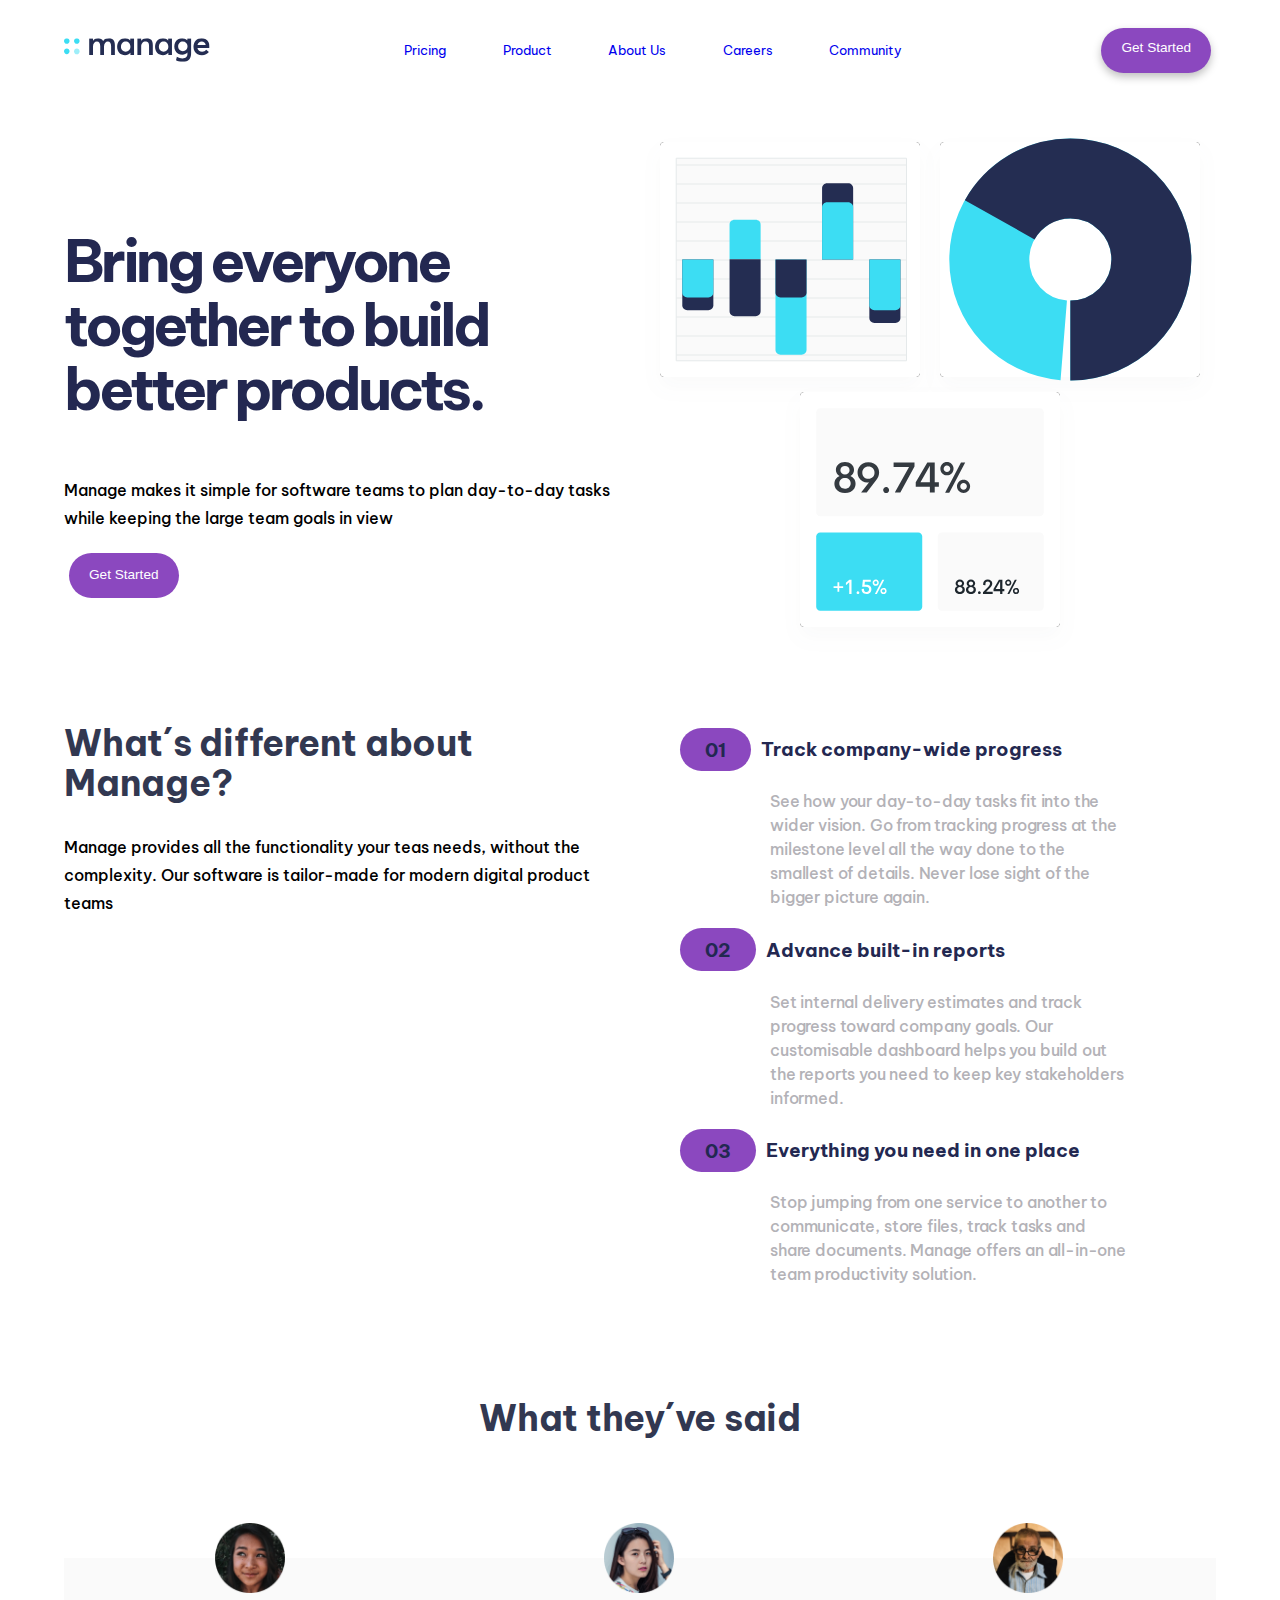
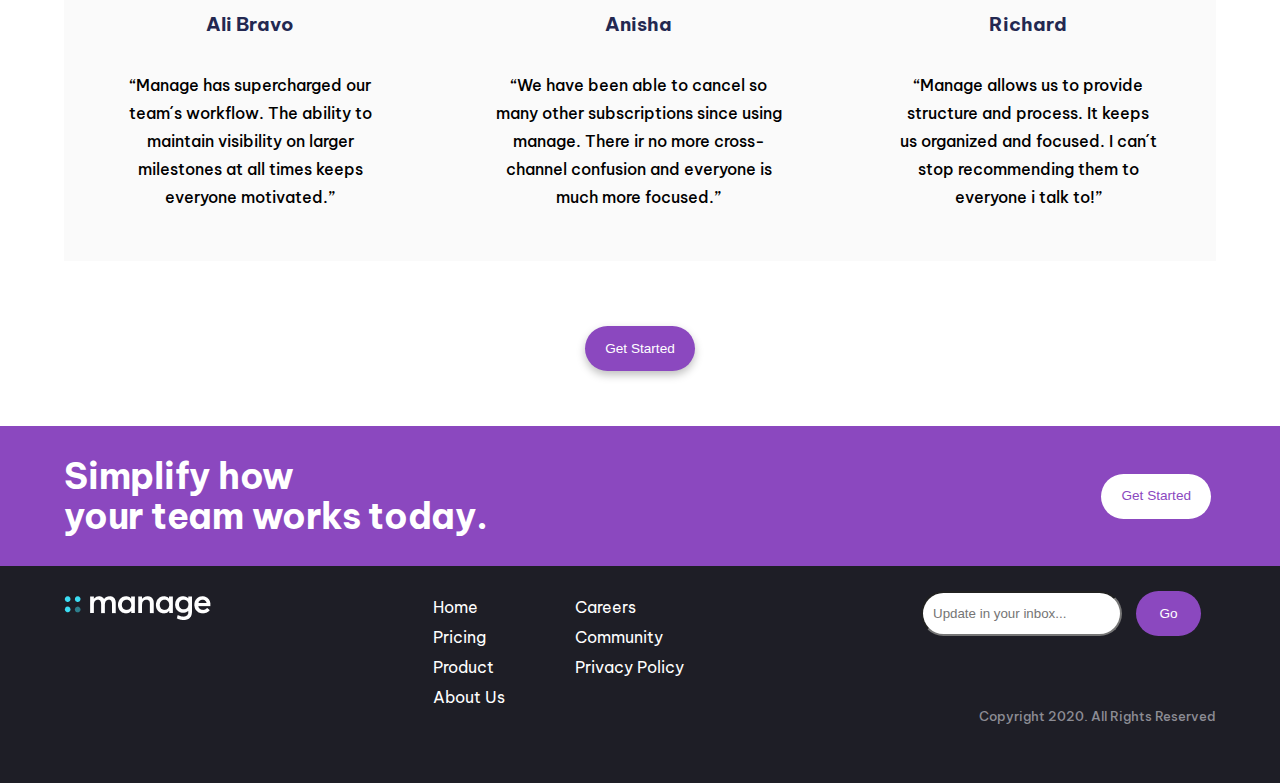
<file: root-v2/index.html>
<!DOCTYPE html>
<html lang="en">

<head>
    <meta charset="UTF-8" />
    <meta http-equiv="X-UA-Compatible" content="IE=edge" />
    <meta name="viewport" content="width=device-width, initial-scale=1.0" />
    <title>Manage: Simplify your team</title>
    <link rel="preconnect" href="https://fonts.googleapis.com">
    <link rel="preconnect" href="https://fonts.gstatic.com" crossorigin>
    <link rel="preconnect" href="https://fonts.googleapis.com">
    <link rel="preconnect" href="https://fonts.gstatic.com" crossorigin>
    <link
        href="https://fonts.googleapis.com/css2?family=Be+Vietnam+Pro:ital,wght@0,400;0,500;0,600;0,700;1,400;1,500;1,600;1,700&display=swap"
        rel="stylesheet">

    <link rel="stylesheet" href="https://cdnjs.cloudflare.com/ajax/libs/font-awesome/6.2.0/css/all.min.css"
        integrity="sha512-xh6O/CkQoPOWDdYTDqeRdPCVd1SpvCA9XXcUnZS2FmJNp1coAFzvtCN9BmamE+4aHK8yyUHUSCcJHgXloTyT2A=="
        crossorigin="anonymous" referrerpolicy="no-referrer" />
    <link rel="stylesheet" href="./css/styles.css" />
</head>

<body>
    <header class="fe-header fe-container-flex">
        <img src="./img/logo.svg" alt="Manage Logo" />
        <nav class="fe-menu fe-hide-small">
            <ul class="fe-container-flex">
                <li><a href="#">Pricing</a></li>
                <li><a href="#">Product</a></li>
                <li><a href="#about">About Us</a></li>
                <li><a href="#">Careers</a></li>
                <li><a href="#">Community</a></li>
            </ul>
        </nav>
        <button class="fe-button fe-hide-small">Get Started</button>
        <i class="fa-solid fa-bars fe-hide-big"></i>
    </header>

    <main class="fe-main fe-container-flex">
        <div>
            <img src="./img/ilustration-intro.svg" class="fe-dashboard" alt="Dashboard image" />
        </div>
        <div class="fe-main-text fe-container-flex">
            <h1>Bring everyone together to build better products.</h1>
            <p>
                Manage makes it simple for software teams to plan day-to-day tasks
                while keeping the large team goals in view
            </p>
            <button class="fe-button">Get Started</button>
        </div>
    </main>

    <section id="about" class="fe-about-us fe-container-flex">
        <div class="fe-about-text">
            <h2>What´s different about Manage?</h2>
            <p>
                Manage provides all the functionality your teas needs, without the
                complexity. Our software is tailor-made for modern digital product
                teams
            </p>
        </div>
        <ul>
            <li>
                <h3>
                    <span class="fe-pill">01</span>
                    Track company-wide progress
                </h3>
                <p>
                    See how your day-to-day tasks fit into the wider vision. Go from tracking progress at the milestone
                    level all the way done to the smallest of details. Never lose sight of the bigger picture again.
                </p>
            </li>
            <li>
                <h3>
                    <span class="fe-pill">02</span>
                    Advance built-in reports
                </h3>
                <p>
                    Set internal delivery estimates and track progress toward company goals. Our customisable dashboard
                    helps you build out the reports you need to keep key stakeholders informed.
                </p>
            </li>
            <li>
                <h3>
                    <span class="fe-pill">03</span>
                    Everything you need in one place
                </h3>
                <p>
                    Stop jumping from one service to another to communicate, store files, track tasks and share
                    documents. Manage offers an all-in-one team productivity solution.
                </p>
            </li>
        </ul>
    </section>

    <section class="fe-testimonials fe-container-flex">
        <h2>What they´ve said</h2>
        <div class="fe-people fe-container-flex ">
            <article class="fe-container-flex" >
                <img src="./img/avatar-ali.png" alt="Ali Bravo avatar">
                <h3>Ali Bravo</h3>
                <p>“Manage has supercharged our team´s
                    workflow. The ability to maintain visibility on larger
                    milestones
                    at all times keeps everyone motivated.”</p>
            </article>

            <article class="fe-container-flex fe-hide-small" >
                <img src="./img/avatar-anisha.png" alt="Ali Bravo avatar">
                <h3>Anisha</h3>
                <p>
                    “We have been able to cancel so many other subscriptions since using manage. There ir no more
                    cross-channel confusion and everyone is much more focused.”
                </p>
            </article>

            <article class="fe-container-flex fe-hide-small" >
                <img src="./img/avatar-richard.png" alt="Ali Bravo avatar">
                <h3>Richard</h3>
                <p>
                    “Manage allows us to provide structure and process. It keeps us organized and focused. I can´t stop
                    recommending them to everyone i talk to!”
                </p>
            </article>

        </div>
        <button class="fe-button">Get Started</button>
    </section>

    <section class="fe-action fe-container-flex">
        <h2>
            Simplify how <br> your team works today.
        </h2>
        <button class="fe-button fe-button-reverse">Get Started</button>
    </section>

    <footer class="fe-footer fe-container-flex">
        <div class="fe-container-flex fe-footer-top">
            <form action="apage.php" method="post" >
                <div class="form-row">
                    <input type="email" name="email" id="email" 
                        placeholder="Update in your inbox..."
                        class="fe-round-input">
                    <button type="submit" class="fe-button" >
                        Go
                    </button>
                </div>
            </form>
            <div>
                <ul class="fe-container-flex fe-footer">
                    <li><a href="#">Home</a></li>
                    <li><a href="#">Pricing</a></li>
                    <li><a href="#">Product</a></li>
                    <li><a href="#">About Us</a></li>
                    <li><a href="#">Careers</a></li>
                    <li><a href="#">Community</a></li>
                    <li><a href="#">Privacy Policy</a></li>
                </ul>
            </div>
            <div class="fe-container-flex fe-brands">
                <div class="fe-container-flex fe-social">
                    <a href="#"><i class="fa-brands fa-square-facebook"></i></a>
                    <a href="#"><i class="fa-brands fa-youtube"></i></a>
                    <a href="#"><i class="fa-brands fa-twitter"></i></a>
                    <a href="#"><i class="fa-brands fa-pinterest"></i></a>
                    <a href="#"><i class="fa-brands fa-instagram"></i></a>
                </div>
                <img src="./img/Logo2.png" alt="Manage Logo" class="fe-footer-img"/>
            </div>
        </div>
        <div class="fe-container-flex fe-footer-bottom">
            Copyright 2020. All Rights Reserved
        </div>
    </footer>
</body>

</html>
</file>
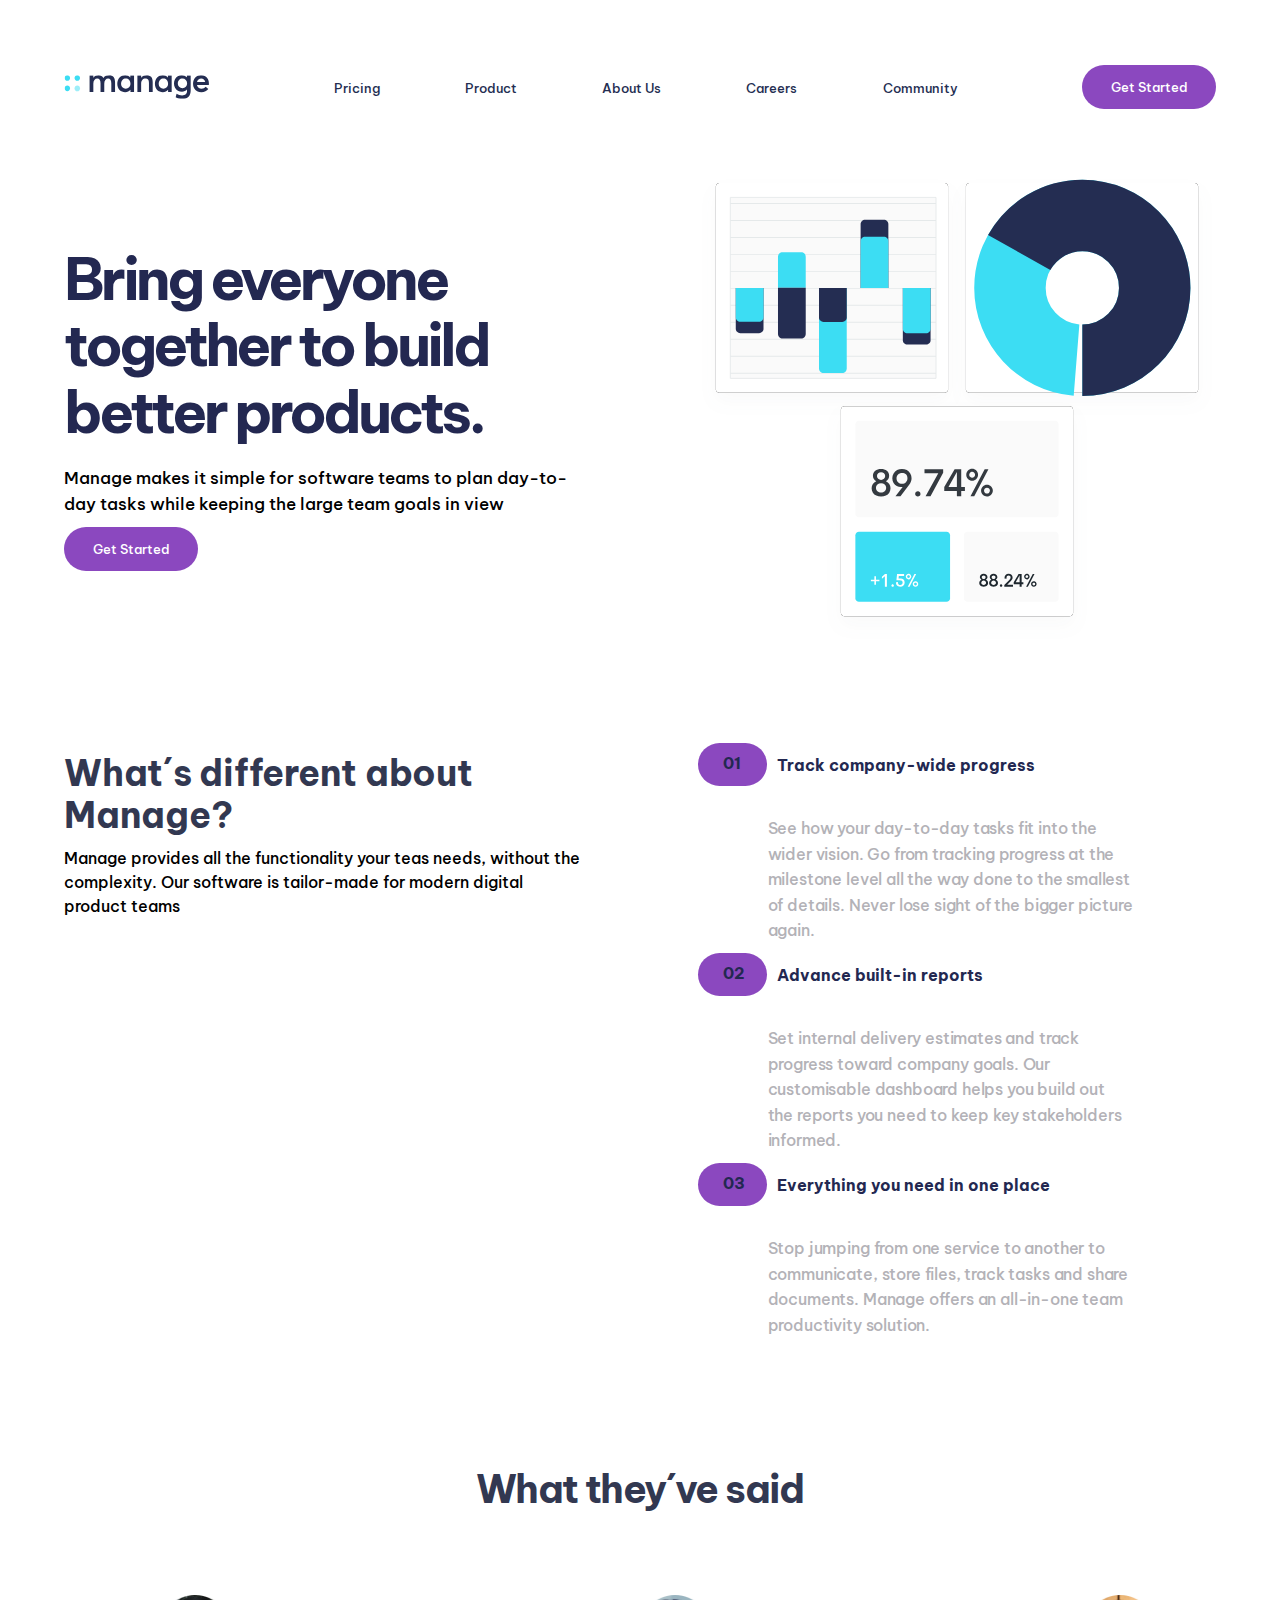
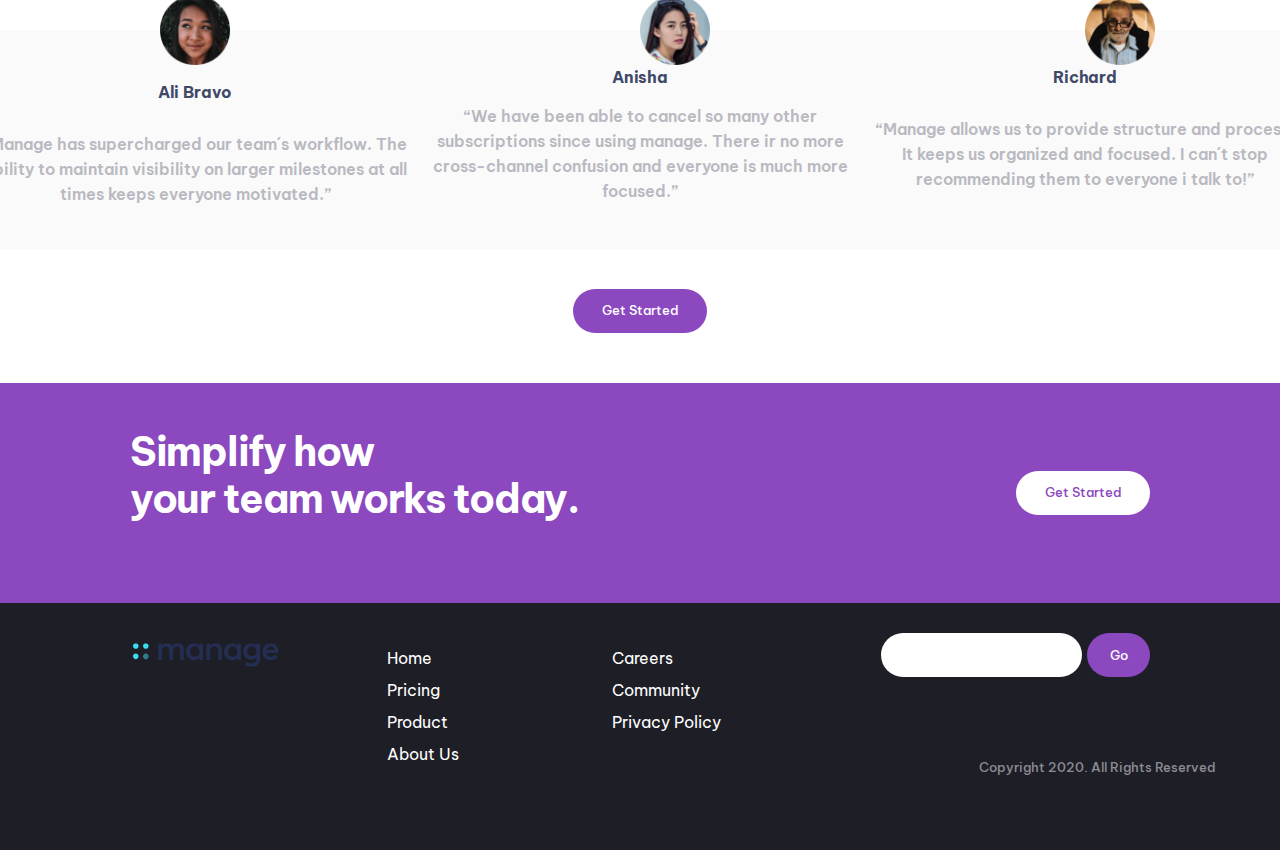
<file: root/index.html>
<!DOCTYPE html>
<html lang="en">

<head>
    <meta charset="UTF-8" />
    <meta http-equiv="X-UA-Compatible" content="IE=edge" />
    <meta name="viewport" content="width=device-width, initial-scale=1.0" />
    <title>Manage: Simplify your team</title>
    <link rel="preconnect" href="https://fonts.googleapis.com">
    <link rel="preconnect" href="https://fonts.gstatic.com" crossorigin>
    <link rel="preconnect" href="https://fonts.googleapis.com">
    <link rel="preconnect" href="https://fonts.gstatic.com" crossorigin>
    <link
        href="https://fonts.googleapis.com/css2?family=Be+Vietnam+Pro:ital,wght@0,400;0,500;0,600;0,700;1,400;1,500;1,600;1,700&display=swap"
        rel="stylesheet">

    <link rel="stylesheet" href="https://cdnjs.cloudflare.com/ajax/libs/font-awesome/6.2.0/css/all.min.css"
        integrity="sha512-xh6O/CkQoPOWDdYTDqeRdPCVd1SpvCA9XXcUnZS2FmJNp1coAFzvtCN9BmamE+4aHK8yyUHUSCcJHgXloTyT2A=="
        crossorigin="anonymous" referrerpolicy="no-referrer" />
    <link rel="stylesheet" href="./css/styles.css" />
</head>

<body>
    <header class="fe-header fe-row">
        <img class="fe-logo" src="./img/logo.svg" alt="Manage Logo" />
        <nav class="fe-hide-mobile fe-header-nav">
            <ul class="fe-row-responsive ">
                <li><a href="#" class="fe-header-nav-li">Pricing</a></li>
                <li><a href="#" class="fe-header-nav-li">Product</a></li>
                <li><a href="#" class="fe-header-nav-li">About Us</a></li>
                <li><a href="#" class="fe-header-nav-li">Careers</a></li>
                <li><a href="#" class="fe-header-nav-li">Community</a></li>
            </ul>
        </nav>
        <button class="fe-round-button fe-hide-mobile">Get Started</button>
        <i class="fa-solid fa-bars fe-show-mobile"></i>
    </header>

    <main class="fe-main fe-row-responsive fe-flex-row-direction-reverse-desktop">
        <div class="fe-main-image-wrap fe-column-absolute-center">
            <img class="fe-main-image" src="./img/ilustration-intro.svg" alt="Dashboard image" />
        </div>
        <div class="fe-responsive-width-100-50 fe-column-responsive fe-column-responsive-vertical-center fe-margin-left-20">
            <h1 class="fe-desk-text-left">Bring everyone together to build better products.</h1>
            <p class="fe-main-p fe-desk-text-left">
                Manage makes it simple for software teams to plan day-to-day tasks
                while keeping the large team goals in view
            </p>
            <button class="fe-round-button">Get Started</button>
        </div>
    </main>

    <section class="fe-about-us fe-row-responsive">
        <div class="fe-responsive-width-100-50 fe-margin-left-20">
            <h3 class="fe-desk-text-left">What´s different about Manage?</h3>
            <p class="fe-about-us-p fe-desk-text-left">
                Manage provides all the functionality your teas needs, without the
                complexity. Our software is tailor-made for modern digital product
                teams
            </p>
        </div>
        <ul class="fe-about-us-card-list fe-responsive-width-100-50">
            <li class="fe-about-us-card">
                <h4 class="fe-about-us-card-header">
                    <span class="fe-about-us-card-pill">01</span>
                    Track company-wide progress
                </h4>
                <p class="fe-about-us-card-body fe-text-left">
                    See how your day-to-day tasks fit into the wider vision. Go from tracking progress at the milestone
                    level all the way done to the smallest of details. Never lose sight of the bigger picture again.
                </p>
            </li>
            <li class="fe-about-us-card">
                <h4 class="fe-about-us-card-header">
                    <span class="fe-about-us-card-pill">02</span>
                    Advance built-in reports
                </h4>
                <p class="fe-about-us-card-body fe-text-left">
                    Set internal delivery estimates and track progress toward company goals. Our customisable dashboard
                    helps you build out the reports you need to keep key stakeholders informed.
                </p>
            </li>
            <li class="fe-about-us-card">
                <h4 class="fe-about-us-card-header">
                    <span class="fe-about-us-card-pill">03</span>
                    Everything you need in one place
                </h4>
                <p class="fe-about-us-card-body fe-text-left">
                    Stop jumping from one service to another to communicate, store files, track tasks and share
                    documents. Manage offers an all-in-one team productivity solution.
                </p>
            </li>
        </ul>
    </section>

    <section class="fe-testimonials fe-column-absolute-center">
        <h3 class="fe-testimonials-title">What they´ve said</h3>
        <div class="fe-row-center-stretch">
            <article class="fe-testimonial-card">
                <img class="fe-testimonial-card-photo" src="./img/avatar-ali.png" alt="Ali Bravo avatar">
                <h4 class="fe-testimonial-card-title">Ali Bravo</h4>
                <p class="fe-testimonial-card-body fe-column-absolute-center">“Manage has supercharged our team´s
                    workflow. The ability to maintain visibility on larger
                    milestones
                    at all times keeps everyone motivated.”</p>
            </article>

            <article class="fe-testimonial-card fe-testimonial-card-hide-mobile">
                <img class="fe-testimonial-card-photo" src="./img/avatar-anisha.png" alt="Ali Bravo avatar">
                <h4 class="fe-testimonial-card-title">Anisha</h4>
                <p class="fe-testimonial-card-body fe-column-absolute-center">
                    “We have been able to cancel so many other subscriptions since using manage. There ir no more
                    cross-channel confusion and everyone is much more focused.”
                </p>
            </article>

            <article class="fe-testimonial-card fe-testimonial-card-hide-mobile">
                <img class="fe-testimonial-card-photo" src="./img/avatar-richard.png" alt="Ali Bravo avatar">
                <h4 class="fe-testimonial-card-title">Richard</h4>
                <p class="fe-testimonial-card-body fe-column-absolute-center">
                    “Manage allows us to provide structure and process. It keeps us organized and focused. I can´t stop
                    recommending them to everyone i talk to!”
                </p>
            </article>

        </div>
        <button class="fe-round-button">Get Started</button>
    </section>

    <section class="fe-action fe-row-responsive fe-row-responsive-horizontal-center">
        <h2 class="fe-text-left">
            Simplify how <br> your team works today.
        </h2>
        <button class="fe-round-button fe-round-button-reverse">Get Started</button>
    </section>

    <footer class="fe-footer">
        <div class="fe-footer-main fe-row-responsive fe-row-responsive-horizontal-center fe-flex-row-direction-reverse-desktop">
            <form action="apage.php" method="post" class="fe-footer-form ">
                <div class="fe-row-center-stretch">
                    <input type="email" name="email" id="email" class="fe-round-input">
                    <button type="submit" class="fe-round-button fe-footer-form-button">Go</button>
                </div>
            </form>
            <div class="fe-footer-links fe-row">
                <ul class="fe-footer-links-col">
                    <li><a class="fe-footer-link" href="#">Home</a></li>
                    <li><a class="fe-footer-link" href="#">Pricing</a></li>
                    <li><a class="fe-footer-link" href="#">Product</a></li>
                    <li><a class="fe-footer-link" href="#">About Us</a></li>
                </ul>
                <ul class="fe-footer-links-col">
                    <li><a class="fe-footer-link" href="#">Careers</a></li>
                    <li><a class="fe-footer-link" href="#">Community</a></li>
                    <li><a class="fe-footer-link" href="#">Privacy Policy</a></li>
                </ul>
            </div>
            <div class="fe-footer-brands fe-column-space-between fe-flex-column-direction-reverse-desktop">
                <div class="fe-footer-social-networks">
                    <i class="fa-brands fa-square-facebook"></i>
                    <i class="fa-brands fa-youtube"></i>
                    <i class="fa-brands fa-twitter"></i>
                    <i class="fa-brands fa-pinterest"></i>
                    <i class="fa-brands fa-instagram"></i>
                </div>
                <img src="./img/logo.svg" alt="Manage Logo" />
            </div>
        </div>
        <div class="fe-footer-bottom fe-column-absolute-center">
            Copyright 2020. All Rights Reserved
        </div>
    </footer>
</body>

</html>
</file>
<file: root-v2/css/styles.css>
/************************************** TIPOGRAFIA **************************************/

@import url("https://fonts.googleapis.com/css2?family=Be+Vietnam+Pro:ital,wght@0,400;0,500;0,600;0,700;1,400;1,500;1,600;1,700&display=swap");

/************************************** GENERAL SECTION **************************************/

* {
    box-sizing: border-box;
    /* border: 1px solid red; */
}

html {
    color: #000000;
    font-size: 16px;
    width: 400;
}

body {
    font-family: 'Be Vietnam Pro', sans-serif;
    margin: 0;
    text-align: center;
}

a {
    text-decoration: none;
}

h1,
h2,
h3,
h4 {
    color: #232851;
    font-weight: 700;
}

h1 {
    font-size: 3.6rem;
    letter-spacing: -0.25rem;
    line-height: 4rem;
}

h2 {
    color: #323851;
    font-size: 2.25rem;
    letter-spacing: -0.25px;
    line-height: 2.5rem;
}

li {
    list-style: none;
    margin: 3px 0;
}

p {
    font-weight: 500;
    line-height: 1.75rem;
}

@media (min-width: 481px) {
    h1,
    .fe-main h2,
    .fe-main-text p,
    .fe-about-text h2,
    .fe-about-text p {
        text-align: left;
    }
}

/************************************** SHARE SECTION **************************************/

.fe-container-flex {
    align-items: center;
    display: flex;
    flex-direction: column;
    justify-content: space-around;
}

.fe-hide-small {
    display: none;
}

@media (min-width: 481px) {
    .fe-hide-small {
        display: inherit;
    } 

    .fe-hide-big {
        display: none;
    }    
}

/************************************** FORM SECTION **************************************/

.fe-button {
    cursor: pointer;
    background-color: #8B48BF;
    border-radius: 50px;
    border-style: none;
    height: 45px;
    margin: 5px;
    min-width: 65px;
    padding: 10px 20px;

    color: #FFFFFF;
    font-size: 0.85rem;
    font-weight: inherit;
    line-height: 1.2rem;
}

.fe-button-reverse {
    background-color: #FFFFFF;
    color: #8B48BF;
}

.form-row {
    padding: 10px;
}

.fe-round-input {
    height: 45px;
    margin: 5px;
    padding: 10px;

    background: #FFFFFF;
    border-radius: 50px;
}

.fe-header .fe-button,
.fe-testimonials .fe-button {
    box-shadow: 0px 4px 8px rgba(0, 0, 0, 0.25);
}

@media (min-width: 481px) {

}

/************************************** HEADER SECTION **************************************/

.fe-header {
    align-items: flex-end;
    flex-direction: row;
    height: 80px;
}

.fa-bars {
    cursor: pointer;
    font-size: 2rem;
}


@media (min-width: 481px) {
    .fe-header {
        align-items: center;
        height: 100px;
        justify-content: space-between;
        margin: 0 5%;
    }

    .fe-menu {
        flex-direction: row;
        font-size: 0.8rem;
        width: 45%;
    }
    
    .fe-menu ul {
        flex-direction: row;
        justify-content: space-between;
        padding: 0;
        width: 100%;
    }

    .fe-menu li {
        padding: 10px ;
    }

    .fe-menu li:hover {
        opacity: 60%;
    }    
}

/************************************** MAIN SECTION **************************************/

.fe-main {
    margin: 0 5%;
}

.fe-dashboard {
    height: 260px;
    margin: 2rem 0;
    width: 380px;
}

@media (min-width: 481px) {
    .fe-main {
        flex-direction: row-reverse;
    }

    .fe-main div {
        width: 50%;
    }

    .fe-main-text {
        align-items: flex-start;
        justify-content: flex-start;
    }

    .fe-main img{
        height: 525px;
        width: 580px;
    }
    
}

/************************************** ABOUT US SECTION **************************************/

.fe-about-us h3{
    align-items: center;
    background: rgba(139, 72, 191, 0.3);
    border-radius: 50px 0px 0px 50px;
    display: flex;
    flex-direction: row;
    height: 43px;
    justify-content: start;
}

.fe-pill {
    background: #8B48BF;
    border-radius: 30px;
    height: 43px;
    margin: 0 10px 0 0;
    padding: 10px 25px;
}

li p {
    color: #B3B2B7;
    letter-spacing: -0.01rem;
    line-height: 1.5rem;
    padding: 5px 20px;
    text-align: left;
}


@media (min-width: 481px) {
    .fe-about-us {
        align-items: flex-start;
        flex-direction: row;
        margin: 0 5%; 
    }

    .fe-about-text {
        width: 50%;
    }

    .fe-about-us ul {
        width: 50%;
    }

    .fe-about-us h3{
        background-color: transparent;
    }

    li p {
        padding: 0 90px ;
    }

}

/************************************** TESTIMONIALS SECTION **************************************/

.fe-testimonials {
    margin: 50px 5%;
}

article.fe-container-flex{
    align-self: stretch;
    background-color: #FAFAFA;
    justify-content: flex-start;
    margin: 40px 0 10px;
    max-width: 445px;
    padding: 35px 5% 3%;
    position: relative;
}

article img {
    height: 70px;
    position: absolute;
    top: -35px;
    width: 70px;
}

@media (min-width: 481px) {
    .fe-testimonials {
        margin: 50px 5%;
    }

    .fe-people {
        flex-direction: row;
        justify-content: center;
        margin: 50px 0;
        
    }
}

/************************************** ACTION SECTION **************************************/

.fe-action {
    background-color: #8B48BF;
    padding: 5%;
}

.fe-action h2{
    color: #FFFFFF;
}


@media (min-width: 481px) {
    .fe-action {
        flex-direction: row;
        height: 140px;
        justify-content: space-between;
    }

    .fe-action h2{
        text-align: left;
    }
}

/************************************** FOOTER SECTION **************************************/

.fe-footer {
    color: #FFFFFF;
    background-color: #1E1E26;
}

.fe-footer-top {
    width: 100%;
}

.fe-footer input{
    width: 60vw;
}

.fe-footer a {
    color: #FFFFFF;
    line-height: 1.5rem;
}

.fe-footer ul {
    align-content: space-around;
    align-items: flex-start;
    flex-wrap: wrap;
    height: 140px;
    justify-content: flex-start;
    min-width: 320px;
    padding: 0;
}

.fe-social {
    flex-direction: row;
    font-size: 1.25rem;
    justify-content: space-between;
    margin: 20px 0;
    width: 80vw;
}

.fe-footer-img {
    margin: 20px 0;
}

.fe-footer-bottom {
    color: #8C8C94;
    font-size: 0.8rem;
    font-weight: 500;
    padding: 20px 0 40px;
}

@media (min-width: 481px) {
    .fe-footer-top {
        align-items: flex-start;
        flex-direction: row-reverse;
        justify-content: space-between;
        padding: 10px 5%;
    }

    .fe-brands {
        flex-direction: column-reverse;
    }

    .fe-social {
        justify-content: space-between;
        width: 100%;
    }

    .fe-footer ul {
        width: auto;
    }

    .fe-footer input{
        width: auto;
    }

    .fe-footer-bottom {
        align-items: flex-end;
        height: 25px;
        padding: 0 5% 20px;
        position: relative;
        top: -50px;
        width: 100%;
    }

}

/************************************** ANIMACIONES **************************************/

.fe-button {
    transition: all 0.5s linear;
}

.fe-button:hover {
    transform: translateY(-3px);
}

/************************************** KEYFRAMES **************************************/

article {
    animation: ani-show 3s linear;
}


@keyframes ani-show {
    from{opacity: 10%;}
    to{opacity: 100%;}
}
</file>
<file: root/css/styles.css>
/*************** General styles ***************/

*,
:after,
:before {
    border-style: none;
    box-sizing: border-box;
    margin: 0px;
    padding: 0px;

    /* border: 1px solid red; */
}

body {
    color: #000000;
    font-family: 'Be Vietnam Pro', sans-serif;
    font-size: 16px;
    font-weight: 500;
    text-align: center;
}

h1,
h2,
h3,
h4 {
    font-weight: 700;
    color: #232851;
}

h1 {
    font-size: 3.625rem;
    margin: 10px 0px 20px;
    letter-spacing: -0.25rem;
    line-height: 4.154375rem;
}

h2 {
    color: #FFFFFF;
    font-weight: 700;
    font-size: 2.5rem;
    line-height: 2.99rem;
    letter-spacing: -0.08rem;
    margin:5px 0 40px;
}

h3 {
    font-size: 2.25rem;
    margin: 10px 0px;
    line-height: 2.57875rem;
    color: #323851;
    letter-spacing: -0.24px;
}

a {
    text-decoration: none;
}

li {
    list-style-type: none;
}

/*************** General distribution styles ***************/

.fe-text-left {
    text-align: left;
}

.fe-full-width {
    width: 100%;
}

.fe-full-height {
    height: 100%;
}

.fe-responsive-width-100-50 {
    width: 100%;
}

.fe-hide-mobile {
    display: none;
}

.fe-show-mobile {
    display: block;
}

.fe-column-absolute-center {
    display: flex;
    flex-direction: column;
    justify-content: center;
    align-items: center;
}

.fe-column-space-between {
    display: flex;
    flex-direction: column;
    justify-content: space-between;
    align-items: center;

}

.fe-column-responsive {
    display: flex;
    flex-direction: column;
    align-items: center;

}

.fe-row {
    align-items: center;
    display: flex;
    flex-direction: row;
    justify-content: space-between;
}

.fe-row-center-stretch {
    align-items: stretch;
    display: flex;
    flex-direction: row;
    justify-content: center;
}

.fe-row-responsive {
    display: flex;
    flex-direction: column;
    justify-content: space-between;
}

.fe-row-responsive-horizontal-center {
    align-items: center;
}

@media (min-width: 481px) {
    .fe-desk-text-left {
        text-align: left;
    }

    .fe-margin-left-20 {
        margin: 0 10% 0 0;
    }


    .fe-responsive-width-100-50 {
        width: 50%;
    }

    .fe-hide-mobile {
        display: block;
    }

    .fe-show-mobile {
        display: none;
    }

    .fe-column-responsive {
        align-items: flex-start;

    }

    .fe-column-responsive-vertical-center {
        justify-content: center;

    }

    .fe-row-responsive {
        display: flex;
        flex-direction: row;
        justify-content: space-between;
    }

    .fe-flex-row-direction-reverse-desktop {
        flex-direction: row-reverse;
    }

    .fe-flex-column-direction-reverse-desktop {
        flex-direction: column-reverse;
    }

}

/*************** Commun styles ***************/

.fe-logo {
    height: 23.74px;
    width: 145.54px;
}

/*************** Buttons ***************/
.fe-round-button {
    background-color: #8B48BF;
    border-radius: 50px;
    height: 44px;
    margin: 10px;
    padding: 10px;
    width: 134px;

    color: #FFFFFF;
    font-family: inherit;
    line-height: 1.1875rem;
    font-size: 0.8237875rem;
    font-weight: inherit;
}

.fe-round-button-reverse {
    background-color: #FFFFFF;
    color: #8B48BF;
}

.fe-round-input {
    padding: 10px;
    width: 308px;
    height: 44px;

    background: #FFFFFF;
    border-radius: 50px;
}

@media (min-width: 481px) {
    .fe-round-button {
        margin: 10px 0;
        cursor: pointer;
    }

    .fe-round-input {
        width: 201px;
    }
}

/*************** Header ***************/
.fe-header {
    margin: 40px 45px 2px;
}

.fe-header-nav {
    width: 55%;
}

.fe-header-nav-li {
    color: #242E52;
    font-size: 0.8125rem;
    line-height: 1.186875rem;
    margin: 5px;
}

.fa-bars {
    font-size: 2.578125rem;
}

@media (min-width: 481px) {
    .fe-header {
        height: 174px;
        margin: 0 5%;
    }
}

/*************** Main ***************/

.fe-main {
    margin: 20px;
}

.fe-main-p {
    font-size: 1.035rem;
    line-height: 1.625625rem;
    margin: 15px 45px;
}

.fe-main-image-wrap {
    width: 100%;
    padding: 0 0 200px;
}

.fe-main-image {
    width: 385.24px;
    height: 263.39px;
}

@media (min-width: 481px) {

    .fe-main {
        margin: 0 5%;
    }

    .fe-main-p {
        margin: 0;
    }

    .fe-main-image-wrap {
        width: 50%;
        padding: 0;
    }

    .fe-main-image {
        width: 100%;
        height: 100%;
    }
}

/*************** About Section ***************/

.fe-about-us {
    margin-top: 120px;
}

.fe-about-us-p {
    line-height: 1.51125rem;
    margin: 36px 24px;
}

.fe-about-us-card-list {
    display: flex;
    flex-direction: column;
    justify-content: end;
    align-items: flex-end;
    margin-top: 80px;
}

.fe-about-us-card {
    width: 446px;
    height: 13.125rem;
}

.fe-about-us-card-header {
    background: rgba(139, 72, 191, 0.3);
    border-radius: 50px 0px 0px 50px;

    display: flex;
    flex-direction: row;
    justify-content: start;
    align-items: center;
    height: 43px;
}

.fe-about-us-card-pill {
    background: #8B48BF;
    border-radius: 30px;

    height: 43px;
    margin: 0 10px 0 0;
    padding: 10px 25px;
    width: 69px;
}

.fe-about-us-card-body {
    color: #B3B2B7;
    font-size: 1.01865rem;
    line-height: 1.595rem;
    letter-spacing: -0.01rem;
    padding: 30px 10px;

}

@media (min-width: 481px) {
    .fe-about-us {
        margin: 100px 5% 0px;
    }

    .fe-about-us-p {
        margin: 0;
    }

    .fe-about-us-card-list {
        align-items: flex-start;
        margin: 0;
    }    

    .fe-about-us-card-header {
        background: none;
    }    

    .fe-about-us-card-body {
        padding: 30px 10px 10px 70px;
    
    }    
}

/*************** Testimonials Section ***************/

.fe-testimonials {}

.fe-testimonials-title {
    font-size: 2.450625rem;    
    line-height: 3.838125rem;
    letter-spacing: -0.1rem;
    margin: 85px 0 30px;
}

.fe-testimonial-card {
    height: 219px;
    width: 445px;
    display: flex;
    flex-direction: column;
    justify-content: center;
    align-items: center;
    position: relative;
    padding-top: 35px;

    margin: 80px 0 30px 0;
    background-color: #FAFAFA;
}

.fe-testimonial-card-photo {
    position: absolute;
    top: -35px; 
    width: 70px;
    height: 70px;
}

.fe-testimonial-card-title{
    line-height: 1.573125rem;
    letter-spacing: -0.01rem;
    color: #3F4868;
}

.fe-testimonial-card-body {
    /* margin: 21px 27px 5px 27px; */
    height: 70%;
    color: #B9B9C1;
    font-weight: 600;
    line-height: 1.56625rem;
    margin: 0 10px;
}

.fe-testimonial-card-hide-mobile {
    display: none;
}

@media (min-width: 481px) {
    .fe-testimonial-card-hide-mobile {
        display: block;
    }
}

/*************** Action Section ***************/

.fe-action {
    background-color: #8B48BF;
    padding: 40px 50px;
    margin: 40px 0 0 0;
}


@media (min-width: 481px) {
    .fe-action {
        padding: 40px 130px;
    }    
}

/*************** Footer ***************/

.fe-footer {
    background-color: #1E1E26;
    color: #FFFFFF;
    height: 535px;
}

.fe-footer-main {
    height: 80%;
}

.fe-footer-form {
    height: 150px;
    display: flex;
    justify-content: center;
    align-items: center;
}

.fe-footer-form-button {
    width: 63px;
    margin: 0 0 0 5px;
}

.fe-footer-links {
    width: 344px;
    height: 170px;
}

.fe-footer-links-col {
    display: flex;
    flex-direction: column;
    justify-content: flex-start;
    align-items: flex-start;
    padding: 5px 0 0 20px;

    height: 100%;
    width: 50%;
}

.fe-footer-link,
.fe-footer-link:visited {
    display: block;
    font-weight: 400;
    line-height: 1.46125rem;
    color: #FFFFFF;    
    height: 2rem;
}


.fe-footer-brands {
    height: 100px;
    width: 100%;
    padding: 0 50px;
}

.fa-brands {
    font-size: 1.25rem;
}

.fe-footer-social-networks {
    display: flex;
    flex-direction: row;
    justify-content: space-between;
    width: 100%;
}

.fe-footer-bottom {
    height: 20%;
    color: #8C8C94;
    font-size: 0.78125rem;
    line-height: 1.14125rem;
}

@media (min-width: 481px) {
    .fe-footer {
        height: 247px;
    }    

    .fe-footer-main {
        height: 170px;
        padding: 40px 130px 0;
    }

    .fe-footer-form {
        height: 150px;
        align-items: flex-start;
    }    

    .fe-footer-links {
        height: auto;
        width: 450px;
        align-items: flex-start;
    }
    
    .fe-footer-links-col {
        height: auto;
        padding: 5px 0 0 30px;
    }

    .fe-footer-brands {
        height: 130px;
        width: auto;
        padding: 0;
    }

    .fe-footer-social-networks {
        width: 152px;
    }    

    .fe-footer-bottom {
        height: auto;
        align-items: flex-end;
        margin: 0 5%;
        position: relative;
        top: -15px;
    }    
}
</file>
